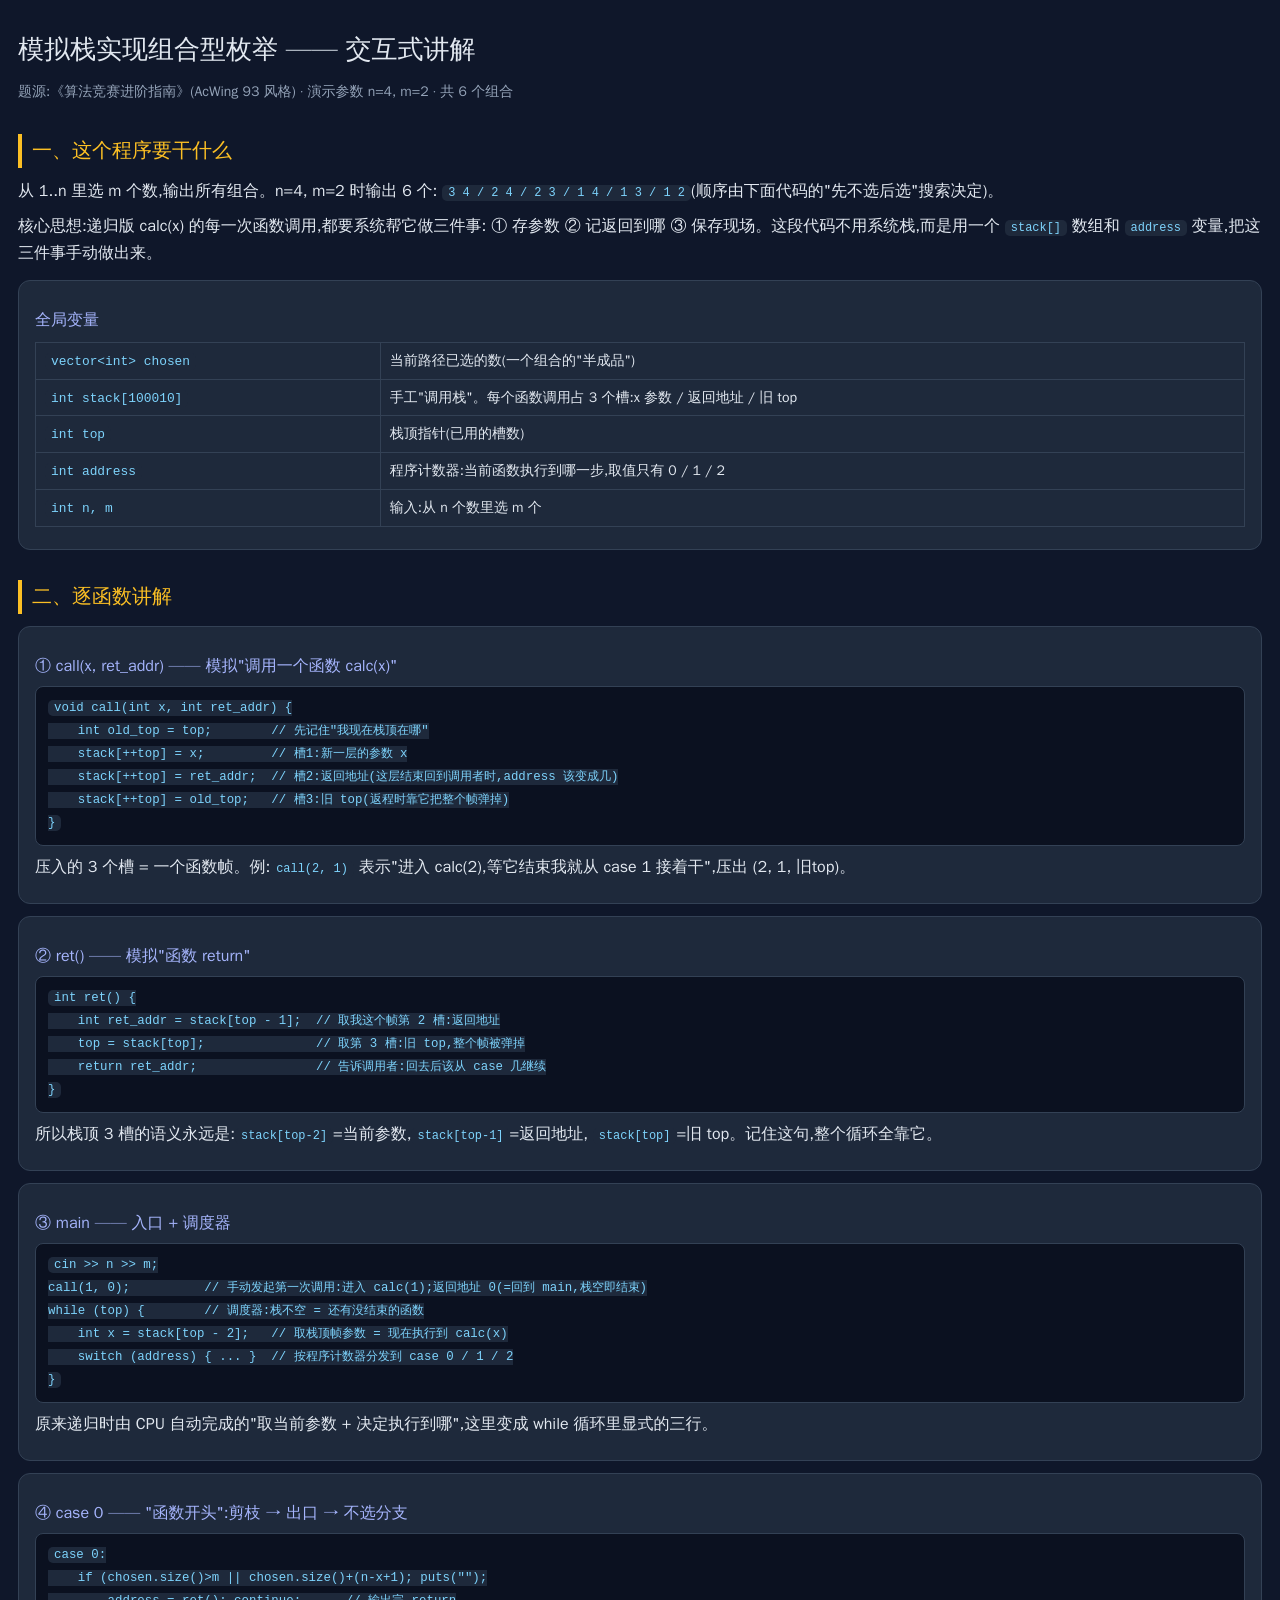
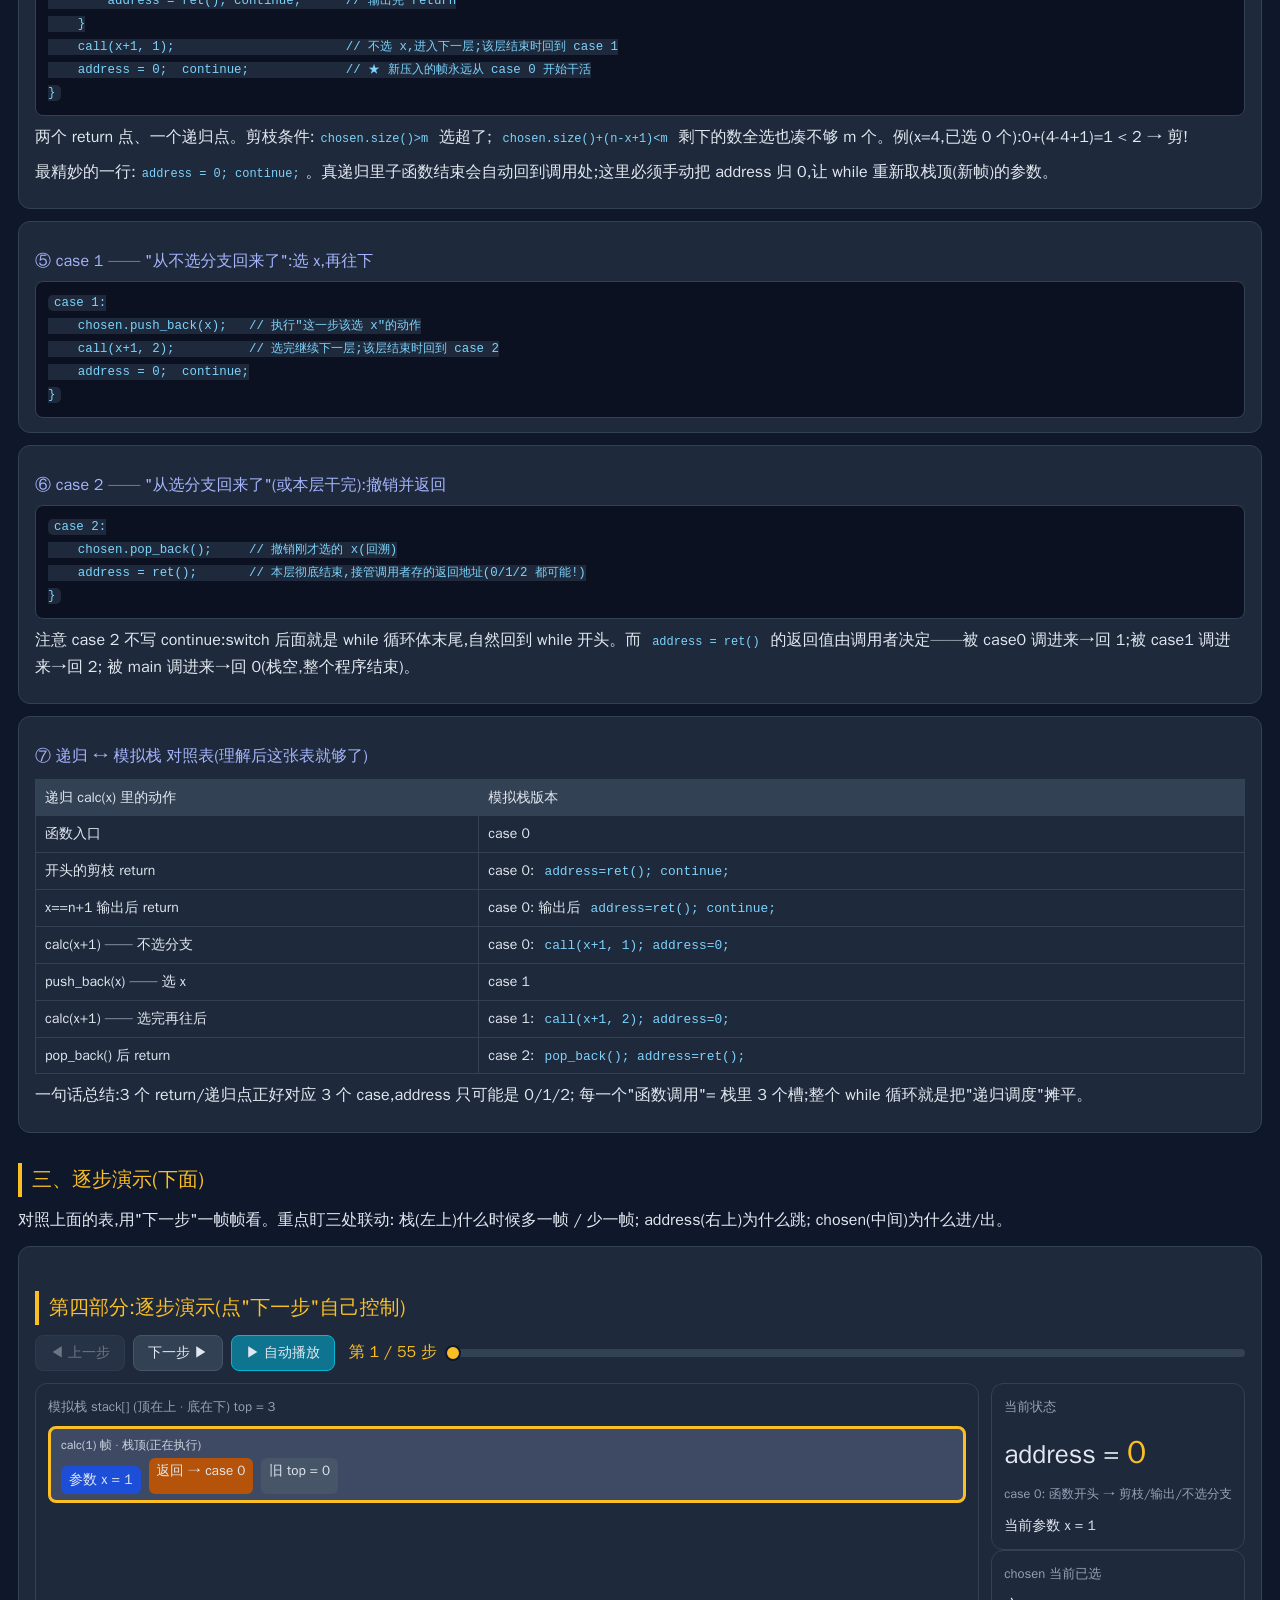
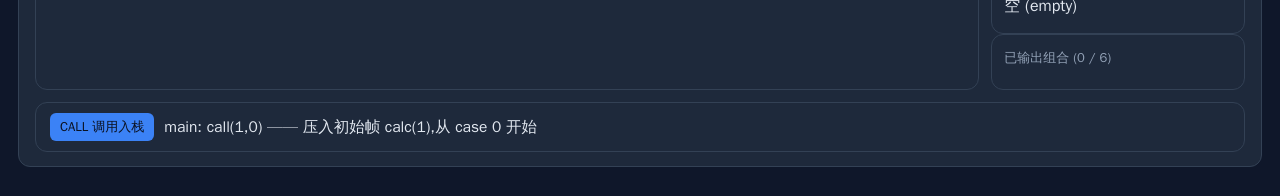
<file: static/recursion-stack-explainer/index.html>
<!DOCTYPE html>
<html lang="zh-CN">
<head>
<meta charset="utf-8">
<meta name="viewport" content="width=device-width, initial-scale=1">
<title>模拟栈实现组合型枚举 · 交互讲解</title>
<style>
* { box-sizing: border-box; margin: 0; padding: 0; }
body { background:#0f172a; color:#e2e8f0; font-family:"WenQuanYi Zen Hei","PingFang SC","Microsoft YaHei",sans-serif; padding:18px; line-height:1.7; }
h1 { font-size:26px; margin:10px 0 4px; }
.sub { color:#94a3b8; font-size:14px; margin-bottom:18px; }
h2 { font-size:20px; margin:30px 0 10px; color:#fbbf24; border-left:4px solid #fbbf24; padding-left:10px; }
h3 { font-size:16px; margin:12px 0 6px; color:#a5b4fc; }
p { margin:8px 0; }
code { background:#1e293b; padding:1px 6px; border-radius:5px; color:#7dd3fc; font-size:0.92em; }
.card { background:#1e293b; border:1px solid #334155; border-radius:12px; padding:14px 16px; margin:12px 0; }
pre { background:#0b1120; border:1px solid #334155; border-radius:8px; padding:10px 12px; overflow-x:auto; font-size:13.5px; color:#cbd5e1; }
table { border-collapse:collapse; width:100%; margin:8px 0; font-size:14px; }
td, th { border:1px solid #334155; padding:6px 9px; text-align:left; vertical-align:top; }
th { background:#334155; }
/* ---- 播放器 ---- */
.controls { display:flex; gap:8px; align-items:center; flex-wrap:wrap; margin-bottom:12px; }
button { background:#334155; color:#e2e8f0; border:1px solid #475569; border-radius:8px; padding:8px 14px; font-size:14px; cursor:pointer; }
button:hover { background:#475569; }
button:disabled { opacity:0.4; cursor:default; }
#btnPlay { background:#0e7490; border-color:#06b6d4; }
#progress { color:#fbbf24; font-weight:bold; margin-left:6px; }
#slider { flex:1; min-width:120px; -webkit-appearance:none; appearance:none; height:8px; border-radius:4px; background:#334155; outline:none; }
#slider::-webkit-slider-thumb { -webkit-appearance:none; appearance:none; width:16px; height:16px; border-radius:50%; background:#fbbf24; cursor:pointer; border:2px solid #0f172a; }
#slider::-moz-range-thumb { width:16px; height:16px; border-radius:50%; background:#fbbf24; cursor:pointer; border:2px solid #0f172a; }
.stage { display:flex; gap:12px; flex-wrap:wrap; }
.panel { background:#1e293b; border:1px solid #334155; border-radius:12px; padding:12px; flex:1; min-width:220px; }
.panel-title { color:#94a3b8; font-size:13px; margin-bottom:8px; }
#stackPanel { flex:2; min-width:300px; }
#stackBox { display:flex; flex-direction:column; gap:6px; }
.frame { background:#334155; border:2px solid #475569; border-radius:8px; padding:6px 10px; }
.frame.top { border:3px solid #fbbf24; background:#3e4a63; }
.fname { font-size:12px; color:#cbd5e1; margin-bottom:3px; font-weight:bold; }
.frow { display:flex; gap:8px; flex-wrap:wrap; font-size:13.5px; }
.fcell { padding:2px 8px; border-radius:6px; }
.fcell.x { background:#1d4ed8; }
.fcell.r { background:#b45309; }
.fcell.o { background:#475569; }
.addr { font-size:26px; } .addr b { color:#fbbf24; font-size:32px; }
.hint { color:#94a3b8; font-size:12.5px; margin-top:4px; }
.x { margin-top:8px; font-size:14px; }
.chip { display:inline-block; background:#16a34a; color:#fff; border-radius:8px; padding:3px 10px; margin:2px; font-size:15px; font-weight:bold; }
.outrow { font-size:14px; padding:2px 0; }
.outrow.fresh { color:#fbbf24; font-weight:bold; }
.empty { color:#64748b; }
.actionbar { margin-top:12px; display:flex; gap:10px; align-items:center; background:#1e293b; border:1px solid #334155; border-radius:12px; padding:10px 14px; }
.tag { color:#0b1120; font-weight:bold; border-radius:6px; padding:3px 10px; font-size:13px; white-space:nowrap; }
#actText { font-size:15.5px; }
</style>
</head>
<body>

<h1>模拟栈实现组合型枚举 —— 交互式讲解</h1>
<p class="sub">题源:《算法竞赛进阶指南》(AcWing 93 风格) · 演示参数 n=4, m=2 · 共 6 个组合</p>

<h2>一、这个程序要干什么</h2>
<p>从 1..n 里选 m 个数,输出<strong>所有组合</strong>。n=4, m=2 时输出 6 个:
<code>3 4 / 2 4 / 2 3 / 1 4 / 1 3 / 1 2</code>(顺序由下面代码的"先不选后选"搜索决定)。</p>
<p>核心思想:<strong>递归版 calc(x)</strong> 的每一次函数调用,都要系统帮它做三件事:
<strong>① 存参数 ② 记返回到哪 ③ 保存现场</strong>。这段代码不用系统栈,而是用一个
<code>stack[]</code> 数组和 <code>address</code> 变量,把这三件事<strong>手动做出来</strong>。</p>

<div class="card">
<h3>全局变量</h3>
<table>
<tr><td><code>vector&lt;int&gt; chosen</code></td><td>当前路径已选的数(一个组合的"半成品")</td></tr>
<tr><td><code>int stack[100010]</code></td><td>手工"调用栈"。每个函数调用占 <b>3 个槽</b>:x 参数 / 返回地址 / 旧 top</td></tr>
<tr><td><code>int top</code></td><td>栈顶指针(已用的槽数)</td></tr>
<tr><td><code>int address</code></td><td><b>程序计数器</b>:当前函数执行到哪一步,取值只有 0 / 1 / 2</td></tr>
<tr><td><code>int n, m</code></td><td>输入:从 n 个数里选 m 个</td></tr>
</table>
</div>

<h2>二、逐函数讲解</h2>

<div class="card">
<h3>① call(x, ret_addr) —— 模拟"调用一个函数 calc(x)"</h3>
<pre><code>void call(int x, int ret_addr) {
    int old_top = top;        // 先记住"我现在栈顶在哪"
    stack[++top] = x;         // 槽1:新一层的参数 x
    stack[++top] = ret_addr;  // 槽2:返回地址(这层结束回到调用者时,address 该变成几)
    stack[++top] = old_top;   // 槽3:旧 top(返程时靠它把整个帧弹掉)
}</code></pre>
<p>压入的 3 个槽 = 一个<b>函数帧</b>。例:<code>call(2, 1)</code> 表示"进入 calc(2),等它结束我就从 case 1 接着干",压出
<b>(2, 1, 旧top)</b>。</p>
</div>

<div class="card">
<h3>② ret() —— 模拟"函数 return"</h3>
<pre><code>int ret() {
    int ret_addr = stack[top - 1];  // 取我这个帧第 2 槽:返回地址
    top = stack[top];               // 取第 3 槽:旧 top,整个帧被弹掉
    return ret_addr;                // 告诉调用者:回去后该从 case 几继续
}</code></pre>
<p>所以<b>栈顶 3 槽的语义</b>永远是:<code>stack[top-2]</code>=当前参数,<code>stack[top-1]</code>=返回地址,
<code>stack[top]</code>=旧 top。记住这句,整个循环全靠它。</p>
</div>

<div class="card">
<h3>③ main —— 入口 + 调度器</h3>
<pre><code>cin >> n >> m;
call(1, 0);          // 手动发起第一次调用:进入 calc(1);返回地址 0(=回到 main,栈空即结束)
while (top) {        // 调度器:栈不空 = 还有没结束的函数
    int x = stack[top - 2];   // 取栈顶帧参数 = 现在执行到 calc(x)
    switch (address) { ... }  // 按程序计数器分发到 case 0 / 1 / 2
}</code></pre>
<p>原来递归时由 CPU 自动完成的"取当前参数 + 决定执行到哪",这里<b>变成 while 循环里显式的三行</b>。</p>
</div>

<div class="card">
<h3>④ case 0 —— "函数开头":剪枝 → 出口 → 不选分支</h3>
<pre><code>case 0:
    if (chosen.size()>m || chosen.size()+(n-x+1)<m) {
        address = ret(); continue;      // 剪枝:这层白进了,直接 return(对应递归函数开头的 if)
    }
    if (x == n + 1) {                   // 数都看完了,chosen 就是一个完整组合
        <输出 chosen>; puts("");
        address = ret(); continue;      // 输出完 return
    }
    call(x+1, 1);                       // 不选 x,进入下一层;该层结束时回到 case 1
    address = 0;  continue;             // ★ 新压入的帧永远从 case 0 开始干活
}</code></pre>
<p><b>两个 return 点、一个递归点</b>。剪枝条件:<code>chosen.size()&gt;m</code> 选超了;
<code>chosen.size()+(n-x+1)&lt;m</code> 剩下的数全选也凑不够 m 个。例(x=4,已选 0 个):0+(4-4+1)=1 &lt; 2 → 剪!</p>
<p><b>最精妙的一行</b>:<code>address = 0; continue;</code>。真递归里子函数结束会自动回到调用处;这里必须手动把
address 归 0,让 while 重新取栈顶(<b>新帧</b>)的参数。</p>
</div>

<div class="card">
<h3>⑤ case 1 —— "从不选分支回来了":选 x,再往下</h3>
<pre><code>case 1:
    chosen.push_back(x);   // 执行"这一步该选 x"的动作
    call(x+1, 2);          // 选完继续下一层;该层结束时回到 case 2
    address = 0;  continue;
}</code></pre>
</div>

<div class="card">
<h3>⑥ case 2 —— "从选分支回来了"(或本层干完):撤销并返回</h3>
<pre><code>case 2:
    chosen.pop_back();     // 撤销刚才选的 x(回溯)
    address = ret();       // 本层彻底结束,接管调用者存的返回地址(0/1/2 都可能!)
}</code></pre>
<p>注意 case 2 不写 continue:switch 后面就是 while 循环体末尾,自然回到 while 开头。而
<code>address = ret()</code> 的返回值<b>由调用者决定</b>——被 case0 调进来→回 1;被 case1 调进来→回 2;
被 main 调进来→回 0(栈空,整个程序结束)。</p>
</div>

<div class="card">
<h3>⑦ 递归 ↔ 模拟栈 对照表(理解后这张表就够了)</h3>
<table>
<tr><th>递归 calc(x) 里的动作</th><th>模拟栈版本</th></tr>
<tr><td>函数入口</td><td>case 0</td></tr>
<tr><td>开头的剪枝 return</td><td>case 0: <code>address=ret(); continue;</code></td></tr>
<tr><td>x==n+1 输出后 return</td><td>case 0: 输出后 <code>address=ret(); continue;</code></td></tr>
<tr><td>calc(x+1) —— 不选分支</td><td>case 0: <code>call(x+1, 1); address=0;</code></td></tr>
<tr><td>push_back(x) —— 选 x</td><td>case 1</td></tr>
<tr><td>calc(x+1) —— 选完再往后</td><td>case 1: <code>call(x+1, 2); address=0;</code></td></tr>
<tr><td>pop_back() 后 return</td><td>case 2: <code>pop_back(); address=ret();</code></td></tr>
</table>
<p><b>一句话总结</b>:3 个 return/递归点正好对应 3 个 case,address 只可能是 0/1/2;
每一个"函数调用"= 栈里 3 个槽;整个 while 循环就是把"递归调度"摊平。</p>
</div>

<h2>三、逐步演示(下面)</h2>
<p>对照上面的表,用"下一步"一帧帧看。重点盯三处联动:
<b>栈(左上)</b>什么时候多一帧 / 少一帧; <b>address(右上)</b>为什么跳; <b>chosen(中间)</b>为什么进/出。</p>


<div class="card" id="player">
<h2>第四部分:逐步演示(点"下一步"自己控制) </h2>
<div class="controls">
  <button id="btnPrev" onclick="step(-1)">◀ 上一步</button>
  <button id="btnNext" onclick="step(1)">下一步 ▶</button>
  <button id="btnPlay" onclick="togglePlay()">▶ 自动播放</button>
  <span id="progress">第 1 步</span>
  <input type="range" id="slider" min="0" value="0" oninput="jump(this.value)">
</div>

<div class="stage">
  <!-- 左:栈 -->
  <div class="panel" id="stackPanel">
    <div class="panel-title">模拟栈 stack[] (顶在上 · 底在下) <span id="topInfo"></span></div>
    <div id="stackBox"></div>
  </div>
  <!-- 右:状态 -->
  <div class="col">
    <div class="panel">
      <div class="panel-title">当前状态</div>
      <div id="addrBox" class="addr"></div>
      <div id="caseHint" class="hint"></div>
      <div id="xBox" class="x"></div>
    </div>
    <div class="panel">
      <div class="panel-title">chosen 当前已选</div>
      <div id="chosenBox"></div>
    </div>
    <div class="panel">
      <div class="panel-title">已输出组合 (<span id="outCount">0</span> / 6)</div>
      <div id="outBox"></div>
    </div>
  </div>
</div>

<div class="actionbar">
  <span id="kindTag" class="tag"></span>
  <span id="actText"></span>
</div>
</div>
<script>
// 步骤数据内嵌
const STEPS_DATA = [{"desc": "main: call(1,0) —— 压入初始帧 calc(1),从 case 0 开始", "kind": "call", "address": 0, "chosen": [], "outputs": [], "stack": [1, 0, 0], "top": 3, "x": 1, "extra": ""}, {"desc": "case 0 · 不选 1 → call(2,1) 压帧,新层从 case 0 开始", "kind": "call", "address": 0, "chosen": [], "outputs": [], "stack": [1, 0, 0, 2, 1, 3], "top": 6, "x": 2, "extra": ""}, {"desc": "case 0 · 不选 2 → call(3,1) 压帧,新层从 case 0 开始", "kind": "call", "address": 0, "chosen": [], "outputs": [], "stack": [1, 0, 0, 2, 1, 3, 3, 1, 6], "top": 9, "x": 3, "extra": ""}, {"desc": "case 0 · 不选 3 → call(4,1) 压帧,新层从 case 0 开始", "kind": "call", "address": 0, "chosen": [], "outputs": [], "stack": [1, 0, 0, 2, 1, 3, 3, 1, 6, 4, 1, 9], "top": 12, "x": 4, "extra": ""}, {"desc": "case 0 · 剪枝: x=4 这层白进了 → 弹栈,address=ret()=1", "kind": "prune", "address": 1, "chosen": [], "outputs": [], "stack": [1, 0, 0, 2, 1, 3, 3, 1, 6], "top": 9, "x": 3, "extra": ""}, {"desc": "case 1 · 选 3: chosen 加入 3 → call(4,2) 压帧", "kind": "push", "address": 0, "chosen": [3], "outputs": [], "stack": [1, 0, 0, 2, 1, 3, 3, 1, 6, 4, 2, 9], "top": 12, "x": 4, "extra": ""}, {"desc": "case 0 · 不选 4 → call(5,1) 压帧,新层从 case 0 开始", "kind": "call", "address": 0, "chosen": [3], "outputs": [], "stack": [1, 0, 0, 2, 1, 3, 3, 1, 6, 4, 2, 9, 5, 1, 12], "top": 15, "x": 5, "extra": ""}, {"desc": "case 0 · 剪枝: x=5 这层白进了 → 弹栈,address=ret()=1", "kind": "prune", "address": 1, "chosen": [3], "outputs": [], "stack": [1, 0, 0, 2, 1, 3, 3, 1, 6, 4, 2, 9], "top": 12, "x": 4, "extra": ""}, {"desc": "case 1 · 选 4: chosen 加入 4 → call(5,2) 压帧", "kind": "push", "address": 0, "chosen": [3, 4], "outputs": [], "stack": [1, 0, 0, 2, 1, 3, 3, 1, 6, 4, 2, 9, 5, 2, 12], "top": 15, "x": 5, "extra": ""}, {"desc": "case 0 · x=5=n+1 → 输出 [3, 4] → 弹栈,address=ret()=2", "kind": "output", "address": 2, "chosen": [3, 4], "outputs": [[3, 4]], "stack": [1, 0, 0, 2, 1, 3, 3, 1, 6, 4, 2, 9], "top": 12, "x": 4, "extra": ""}, {"desc": "case 2 · 撤销 4: chosen 移除 4 → 弹栈,address=ret()=2", "kind": "pop", "address": 2, "chosen": [3], "outputs": [[3, 4]], "stack": [1, 0, 0, 2, 1, 3, 3, 1, 6], "top": 9, "x": 3, "extra": ""}, {"desc": "case 2 · 撤销 3: chosen 移除 3 → 弹栈,address=ret()=1", "kind": "pop", "address": 1, "chosen": [], "outputs": [[3, 4]], "stack": [1, 0, 0, 2, 1, 3], "top": 6, "x": 2, "extra": ""}, {"desc": "case 1 · 选 2: chosen 加入 2 → call(3,2) 压帧", "kind": "push", "address": 0, "chosen": [2], "outputs": [[3, 4]], "stack": [1, 0, 0, 2, 1, 3, 3, 2, 6], "top": 9, "x": 3, "extra": ""}, {"desc": "case 0 · 不选 3 → call(4,1) 压帧,新层从 case 0 开始", "kind": "call", "address": 0, "chosen": [2], "outputs": [[3, 4]], "stack": [1, 0, 0, 2, 1, 3, 3, 2, 6, 4, 1, 9], "top": 12, "x": 4, "extra": ""}, {"desc": "case 0 · 不选 4 → call(5,1) 压帧,新层从 case 0 开始", "kind": "call", "address": 0, "chosen": [2], "outputs": [[3, 4]], "stack": [1, 0, 0, 2, 1, 3, 3, 2, 6, 4, 1, 9, 5, 1, 12], "top": 15, "x": 5, "extra": ""}, {"desc": "case 0 · 剪枝: x=5 这层白进了 → 弹栈,address=ret()=1", "kind": "prune", "address": 1, "chosen": [2], "outputs": [[3, 4]], "stack": [1, 0, 0, 2, 1, 3, 3, 2, 6, 4, 1, 9], "top": 12, "x": 4, "extra": ""}, {"desc": "case 1 · 选 4: chosen 加入 4 → call(5,2) 压帧", "kind": "push", "address": 0, "chosen": [2, 4], "outputs": [[3, 4]], "stack": [1, 0, 0, 2, 1, 3, 3, 2, 6, 4, 1, 9, 5, 2, 12], "top": 15, "x": 5, "extra": ""}, {"desc": "case 0 · x=5=n+1 → 输出 [2, 4] → 弹栈,address=ret()=2", "kind": "output", "address": 2, "chosen": [2, 4], "outputs": [[3, 4], [2, 4]], "stack": [1, 0, 0, 2, 1, 3, 3, 2, 6, 4, 1, 9], "top": 12, "x": 4, "extra": ""}, {"desc": "case 2 · 撤销 4: chosen 移除 4 → 弹栈,address=ret()=1", "kind": "pop", "address": 1, "chosen": [2], "outputs": [[3, 4], [2, 4]], "stack": [1, 0, 0, 2, 1, 3, 3, 2, 6], "top": 9, "x": 3, "extra": ""}, {"desc": "case 1 · 选 3: chosen 加入 3 → call(4,2) 压帧", "kind": "push", "address": 0, "chosen": [2, 3], "outputs": [[3, 4], [2, 4]], "stack": [1, 0, 0, 2, 1, 3, 3, 2, 6, 4, 2, 9], "top": 12, "x": 4, "extra": ""}, {"desc": "case 0 · 不选 4 → call(5,1) 压帧,新层从 case 0 开始", "kind": "call", "address": 0, "chosen": [2, 3], "outputs": [[3, 4], [2, 4]], "stack": [1, 0, 0, 2, 1, 3, 3, 2, 6, 4, 2, 9, 5, 1, 12], "top": 15, "x": 5, "extra": ""}, {"desc": "case 0 · x=5=n+1 → 输出 [2, 3] → 弹栈,address=ret()=1", "kind": "output", "address": 1, "chosen": [2, 3], "outputs": [[3, 4], [2, 4], [2, 3]], "stack": [1, 0, 0, 2, 1, 3, 3, 2, 6, 4, 2, 9], "top": 12, "x": 4, "extra": ""}, {"desc": "case 1 · 选 4: chosen 加入 4 → call(5,2) 压帧", "kind": "push", "address": 0, "chosen": [2, 3, 4], "outputs": [[3, 4], [2, 4], [2, 3]], "stack": [1, 0, 0, 2, 1, 3, 3, 2, 6, 4, 2, 9, 5, 2, 12], "top": 15, "x": 5, "extra": ""}, {"desc": "case 0 · 剪枝: x=5 这层白进了 → 弹栈,address=ret()=2", "kind": "prune", "address": 2, "chosen": [2, 3, 4], "outputs": [[3, 4], [2, 4], [2, 3]], "stack": [1, 0, 0, 2, 1, 3, 3, 2, 6, 4, 2, 9], "top": 12, "x": 4, "extra": ""}, {"desc": "case 2 · 撤销 4: chosen 移除 4 → 弹栈,address=ret()=2", "kind": "pop", "address": 2, "chosen": [2, 3], "outputs": [[3, 4], [2, 4], [2, 3]], "stack": [1, 0, 0, 2, 1, 3, 3, 2, 6], "top": 9, "x": 3, "extra": ""}, {"desc": "case 2 · 撤销 3: chosen 移除 3 → 弹栈,address=ret()=2", "kind": "pop", "address": 2, "chosen": [2], "outputs": [[3, 4], [2, 4], [2, 3]], "stack": [1, 0, 0, 2, 1, 3], "top": 6, "x": 2, "extra": ""}, {"desc": "case 2 · 撤销 2: chosen 移除 2 → 弹栈,address=ret()=1", "kind": "pop", "address": 1, "chosen": [], "outputs": [[3, 4], [2, 4], [2, 3]], "stack": [1, 0, 0], "top": 3, "x": 1, "extra": ""}, {"desc": "case 1 · 选 1: chosen 加入 1 → call(2,2) 压帧", "kind": "push", "address": 0, "chosen": [1], "outputs": [[3, 4], [2, 4], [2, 3]], "stack": [1, 0, 0, 2, 2, 3], "top": 6, "x": 2, "extra": ""}, {"desc": "case 0 · 不选 2 → call(3,1) 压帧,新层从 case 0 开始", "kind": "call", "address": 0, "chosen": [1], "outputs": [[3, 4], [2, 4], [2, 3]], "stack": [1, 0, 0, 2, 2, 3, 3, 1, 6], "top": 9, "x": 3, "extra": ""}, {"desc": "case 0 · 不选 3 → call(4,1) 压帧,新层从 case 0 开始", "kind": "call", "address": 0, "chosen": [1], "outputs": [[3, 4], [2, 4], [2, 3]], "stack": [1, 0, 0, 2, 2, 3, 3, 1, 6, 4, 1, 9], "top": 12, "x": 4, "extra": ""}, {"desc": "case 0 · 不选 4 → call(5,1) 压帧,新层从 case 0 开始", "kind": "call", "address": 0, "chosen": [1], "outputs": [[3, 4], [2, 4], [2, 3]], "stack": [1, 0, 0, 2, 2, 3, 3, 1, 6, 4, 1, 9, 5, 1, 12], "top": 15, "x": 5, "extra": ""}, {"desc": "case 0 · 剪枝: x=5 这层白进了 → 弹栈,address=ret()=1", "kind": "prune", "address": 1, "chosen": [1], "outputs": [[3, 4], [2, 4], [2, 3]], "stack": [1, 0, 0, 2, 2, 3, 3, 1, 6, 4, 1, 9], "top": 12, "x": 4, "extra": ""}, {"desc": "case 1 · 选 4: chosen 加入 4 → call(5,2) 压帧", "kind": "push", "address": 0, "chosen": [1, 4], "outputs": [[3, 4], [2, 4], [2, 3]], "stack": [1, 0, 0, 2, 2, 3, 3, 1, 6, 4, 1, 9, 5, 2, 12], "top": 15, "x": 5, "extra": ""}, {"desc": "case 0 · x=5=n+1 → 输出 [1, 4] → 弹栈,address=ret()=2", "kind": "output", "address": 2, "chosen": [1, 4], "outputs": [[3, 4], [2, 4], [2, 3], [1, 4]], "stack": [1, 0, 0, 2, 2, 3, 3, 1, 6, 4, 1, 9], "top": 12, "x": 4, "extra": ""}, {"desc": "case 2 · 撤销 4: chosen 移除 4 → 弹栈,address=ret()=1", "kind": "pop", "address": 1, "chosen": [1], "outputs": [[3, 4], [2, 4], [2, 3], [1, 4]], "stack": [1, 0, 0, 2, 2, 3, 3, 1, 6], "top": 9, "x": 3, "extra": ""}, {"desc": "case 1 · 选 3: chosen 加入 3 → call(4,2) 压帧", "kind": "push", "address": 0, "chosen": [1, 3], "outputs": [[3, 4], [2, 4], [2, 3], [1, 4]], "stack": [1, 0, 0, 2, 2, 3, 3, 1, 6, 4, 2, 9], "top": 12, "x": 4, "extra": ""}, {"desc": "case 0 · 不选 4 → call(5,1) 压帧,新层从 case 0 开始", "kind": "call", "address": 0, "chosen": [1, 3], "outputs": [[3, 4], [2, 4], [2, 3], [1, 4]], "stack": [1, 0, 0, 2, 2, 3, 3, 1, 6, 4, 2, 9, 5, 1, 12], "top": 15, "x": 5, "extra": ""}, {"desc": "case 0 · x=5=n+1 → 输出 [1, 3] → 弹栈,address=ret()=1", "kind": "output", "address": 1, "chosen": [1, 3], "outputs": [[3, 4], [2, 4], [2, 3], [1, 4], [1, 3]], "stack": [1, 0, 0, 2, 2, 3, 3, 1, 6, 4, 2, 9], "top": 12, "x": 4, "extra": ""}, {"desc": "case 1 · 选 4: chosen 加入 4 → call(5,2) 压帧", "kind": "push", "address": 0, "chosen": [1, 3, 4], "outputs": [[3, 4], [2, 4], [2, 3], [1, 4], [1, 3]], "stack": [1, 0, 0, 2, 2, 3, 3, 1, 6, 4, 2, 9, 5, 2, 12], "top": 15, "x": 5, "extra": ""}, {"desc": "case 0 · 剪枝: x=5 这层白进了 → 弹栈,address=ret()=2", "kind": "prune", "address": 2, "chosen": [1, 3, 4], "outputs": [[3, 4], [2, 4], [2, 3], [1, 4], [1, 3]], "stack": [1, 0, 0, 2, 2, 3, 3, 1, 6, 4, 2, 9], "top": 12, "x": 4, "extra": ""}, {"desc": "case 2 · 撤销 4: chosen 移除 4 → 弹栈,address=ret()=2", "kind": "pop", "address": 2, "chosen": [1, 3], "outputs": [[3, 4], [2, 4], [2, 3], [1, 4], [1, 3]], "stack": [1, 0, 0, 2, 2, 3, 3, 1, 6], "top": 9, "x": 3, "extra": ""}, {"desc": "case 2 · 撤销 3: chosen 移除 3 → 弹栈,address=ret()=1", "kind": "pop", "address": 1, "chosen": [1], "outputs": [[3, 4], [2, 4], [2, 3], [1, 4], [1, 3]], "stack": [1, 0, 0, 2, 2, 3], "top": 6, "x": 2, "extra": ""}, {"desc": "case 1 · 选 2: chosen 加入 2 → call(3,2) 压帧", "kind": "push", "address": 0, "chosen": [1, 2], "outputs": [[3, 4], [2, 4], [2, 3], [1, 4], [1, 3]], "stack": [1, 0, 0, 2, 2, 3, 3, 2, 6], "top": 9, "x": 3, "extra": ""}, {"desc": "case 0 · 不选 3 → call(4,1) 压帧,新层从 case 0 开始", "kind": "call", "address": 0, "chosen": [1, 2], "outputs": [[3, 4], [2, 4], [2, 3], [1, 4], [1, 3]], "stack": [1, 0, 0, 2, 2, 3, 3, 2, 6, 4, 1, 9], "top": 12, "x": 4, "extra": ""}, {"desc": "case 0 · 不选 4 → call(5,1) 压帧,新层从 case 0 开始", "kind": "call", "address": 0, "chosen": [1, 2], "outputs": [[3, 4], [2, 4], [2, 3], [1, 4], [1, 3]], "stack": [1, 0, 0, 2, 2, 3, 3, 2, 6, 4, 1, 9, 5, 1, 12], "top": 15, "x": 5, "extra": ""}, {"desc": "case 0 · x=5=n+1 → 输出 [1, 2] → 弹栈,address=ret()=1", "kind": "output", "address": 1, "chosen": [1, 2], "outputs": [[3, 4], [2, 4], [2, 3], [1, 4], [1, 3], [1, 2]], "stack": [1, 0, 0, 2, 2, 3, 3, 2, 6, 4, 1, 9], "top": 12, "x": 4, "extra": ""}, {"desc": "case 1 · 选 4: chosen 加入 4 → call(5,2) 压帧", "kind": "push", "address": 0, "chosen": [1, 2, 4], "outputs": [[3, 4], [2, 4], [2, 3], [1, 4], [1, 3], [1, 2]], "stack": [1, 0, 0, 2, 2, 3, 3, 2, 6, 4, 1, 9, 5, 2, 12], "top": 15, "x": 5, "extra": ""}, {"desc": "case 0 · 剪枝: x=5 这层白进了 → 弹栈,address=ret()=2", "kind": "prune", "address": 2, "chosen": [1, 2, 4], "outputs": [[3, 4], [2, 4], [2, 3], [1, 4], [1, 3], [1, 2]], "stack": [1, 0, 0, 2, 2, 3, 3, 2, 6, 4, 1, 9], "top": 12, "x": 4, "extra": ""}, {"desc": "case 2 · 撤销 4: chosen 移除 4 → 弹栈,address=ret()=1", "kind": "pop", "address": 1, "chosen": [1, 2], "outputs": [[3, 4], [2, 4], [2, 3], [1, 4], [1, 3], [1, 2]], "stack": [1, 0, 0, 2, 2, 3, 3, 2, 6], "top": 9, "x": 3, "extra": ""}, {"desc": "case 1 · 选 3: chosen 加入 3 → call(4,2) 压帧", "kind": "push", "address": 0, "chosen": [1, 2, 3], "outputs": [[3, 4], [2, 4], [2, 3], [1, 4], [1, 3], [1, 2]], "stack": [1, 0, 0, 2, 2, 3, 3, 2, 6, 4, 2, 9], "top": 12, "x": 4, "extra": ""}, {"desc": "case 0 · 剪枝: x=4 这层白进了 → 弹栈,address=ret()=2", "kind": "prune", "address": 2, "chosen": [1, 2, 3], "outputs": [[3, 4], [2, 4], [2, 3], [1, 4], [1, 3], [1, 2]], "stack": [1, 0, 0, 2, 2, 3, 3, 2, 6], "top": 9, "x": 3, "extra": ""}, {"desc": "case 2 · 撤销 3: chosen 移除 3 → 弹栈,address=ret()=2", "kind": "pop", "address": 2, "chosen": [1, 2], "outputs": [[3, 4], [2, 4], [2, 3], [1, 4], [1, 3], [1, 2]], "stack": [1, 0, 0, 2, 2, 3], "top": 6, "x": 2, "extra": ""}, {"desc": "case 2 · 撤销 2: chosen 移除 2 → 弹栈,address=ret()=2", "kind": "pop", "address": 2, "chosen": [1], "outputs": [[3, 4], [2, 4], [2, 3], [1, 4], [1, 3], [1, 2]], "stack": [1, 0, 0], "top": 3, "x": 1, "extra": ""}, {"desc": "case 2 · 撤销 1: chosen 移除 1 → 弹栈,address=ret()=0", "kind": "pop", "address": 0, "chosen": [], "outputs": [[3, 4], [2, 4], [2, 3], [1, 4], [1, 3], [1, 2]], "stack": [], "top": 0, "x": null, "extra": ""}, {"desc": "栈空,枚举结束!共输出 6 个组合", "kind": "done", "address": 0, "chosen": [], "outputs": [[3, 4], [2, 4], [2, 3], [1, 4], [1, 3], [1, 2]], "stack": [], "top": 0, "x": null, "extra": ""}];
const KIND_COLOR = {
  call:   ["#3b82f6", "CALL 调用入栈"],
  push:   ["#22c55e", "PUSH 选数"],
  pop:    ["#a855f7", "POP 回溯"],
  ret:    ["#f59e0b", "RET 返回"],
  prune:  ["#ef4444", "PRUNE 剪枝"],
  output: ["#fbbf24", "OUTPUT 输出"],
  done:   ["#22c55e", "DONE 完成"]
};
// 归一化 desc(x 标号从 N+1 显示为 n+1)
function niceDesc(d) {
  return d
    .replace(/x=n\+1/g, "x=n+1")
    .replace(/call\((\d+), (\d+)\)/g, "call($1, $2)")
    .replace(/chosen={(\d+)}>m/g, "chosen=$1>m");
}
let cur = 0;
document.getElementById("slider").max = STEPS_DATA.length - 1;

function framesOf(stackArr) {
  const f = [];
  for (let i = 0; i < stackArr.length; i += 3) f.push([stackArr[i], stackArr[i+1], stackArr[i+2]]);
  return f.reverse(); // 顶在上
}

function render() {
  const s = STEPS_DATA[cur];
  const [color, tag] = KIND_COLOR[s.kind] || ["#94a3b8", s.kind];
  // 动作条
  const tagEl = document.getElementById("kindTag");
  tagEl.textContent = tag;
  tagEl.style.background = color;
  document.getElementById("actText").textContent = niceDesc(s.desc);
  // 进度
  document.getElementById("progress").textContent = `第 ${cur+1} / ${STEPS_DATA.length} 步`;
  document.getElementById("slider").value = cur;
  // 栈
  const frames = framesOf(s.stack);
  const box = document.getElementById("stackBox");
  box.innerHTML = "";
  if (frames.length === 0) {
    box.innerHTML = '<div class="empty">栈空</div>';
  } else {
    frames.forEach((f, idx) => {
      const isTop = idx === 0; // 反转后第一个是栈顶
      const div = document.createElement("div");
      div.className = "frame" + (isTop ? " top" : "");
      div.innerHTML = `<div class="fname">calc(${f[0]}) 帧${isTop ? " · 栈顶(正在执行)" : ""}</div>
        <div class="frow"><span class="fcell x">参数 x = ${f[0]}</span><span class="fcell r">返回 → case ${f[1]}</span><span class="fcell o">旧 top = ${f[2]}</span></div>`;
      box.appendChild(div);
    });
  }
  document.getElementById("topInfo").textContent = "top = " + s.top;
  // 状态
  const av = s.address;
  document.getElementById("addrBox").innerHTML = `address = <b>${av}</b>`;
  const hints = {0: "case 0: 函数开头 → 剪枝/输出/不选分支", 1: "case 1: push_back(x) 选 x", 2: "case 2: pop_back() 撤销并返回"};
  document.getElementById("caseHint").textContent = hints[av] || "";
  document.getElementById("xBox").innerHTML = `当前参数 x = <b>${s.x}</b>`;
  // chosen
  const cb = document.getElementById("chosenBox");
  cb.innerHTML = "";
  if (s.chosen.length === 0) cb.textContent = "空 (empty)";
  else s.chosen.forEach(v => { const d = document.createElement("span"); d.className = "chip"; d.textContent = v; cb.appendChild(d); });
  // 输出
  document.getElementById("outCount").textContent = s.outputs.length;
  const ob = document.getElementById("outBox");
  ob.innerHTML = "";
  s.outputs.forEach((o, i) => {
    const d = document.createElement("div");
    const isNew = s.kind === "output" && i === s.outputs.length - 1;
    d.className = "outrow" + (isNew ? " fresh" : "");
    d.textContent = (i+1) + ".  " + o.join(" ");
    if (isNew) d.textContent += "  ◀ 刚输出";
    ob.appendChild(d);
  });
  document.getElementById("btnPrev").disabled = cur === 0;
  document.getElementById("btnNext").disabled = cur === STEPS_DATA.length - 1;
}

function step(d) {
  const n = cur + d;
  if (n < 0 || n >= STEPS_DATA.length) return;
  cur = n; render();
}
function jump(v) { cur = Number(v); render(); }

let timer = null;
function togglePlay() {
  const btn = document.getElementById("btnPlay");
  const played = btn.textContent.includes("暂停");
  if (played) { clearInterval(timer); timer = null; btn.textContent = "▶ 自动播放"; }
  else {
    btn.textContent = "⏸ 暂停";
    timer = setInterval(() => {
      if (cur >= STEPS_DATA.length - 1) { clearInterval(timer); timer = null; btn.textContent = "▶ 自动播放"; return; }
      step(1);
    }, 1300);
  }
}
document.addEventListener("keydown", e => {
  if (e.key === "ArrowRight") step(1);
  if (e.key === "ArrowLeft") step(-1);
});
render();
</script>

</body>
</html>
</file>
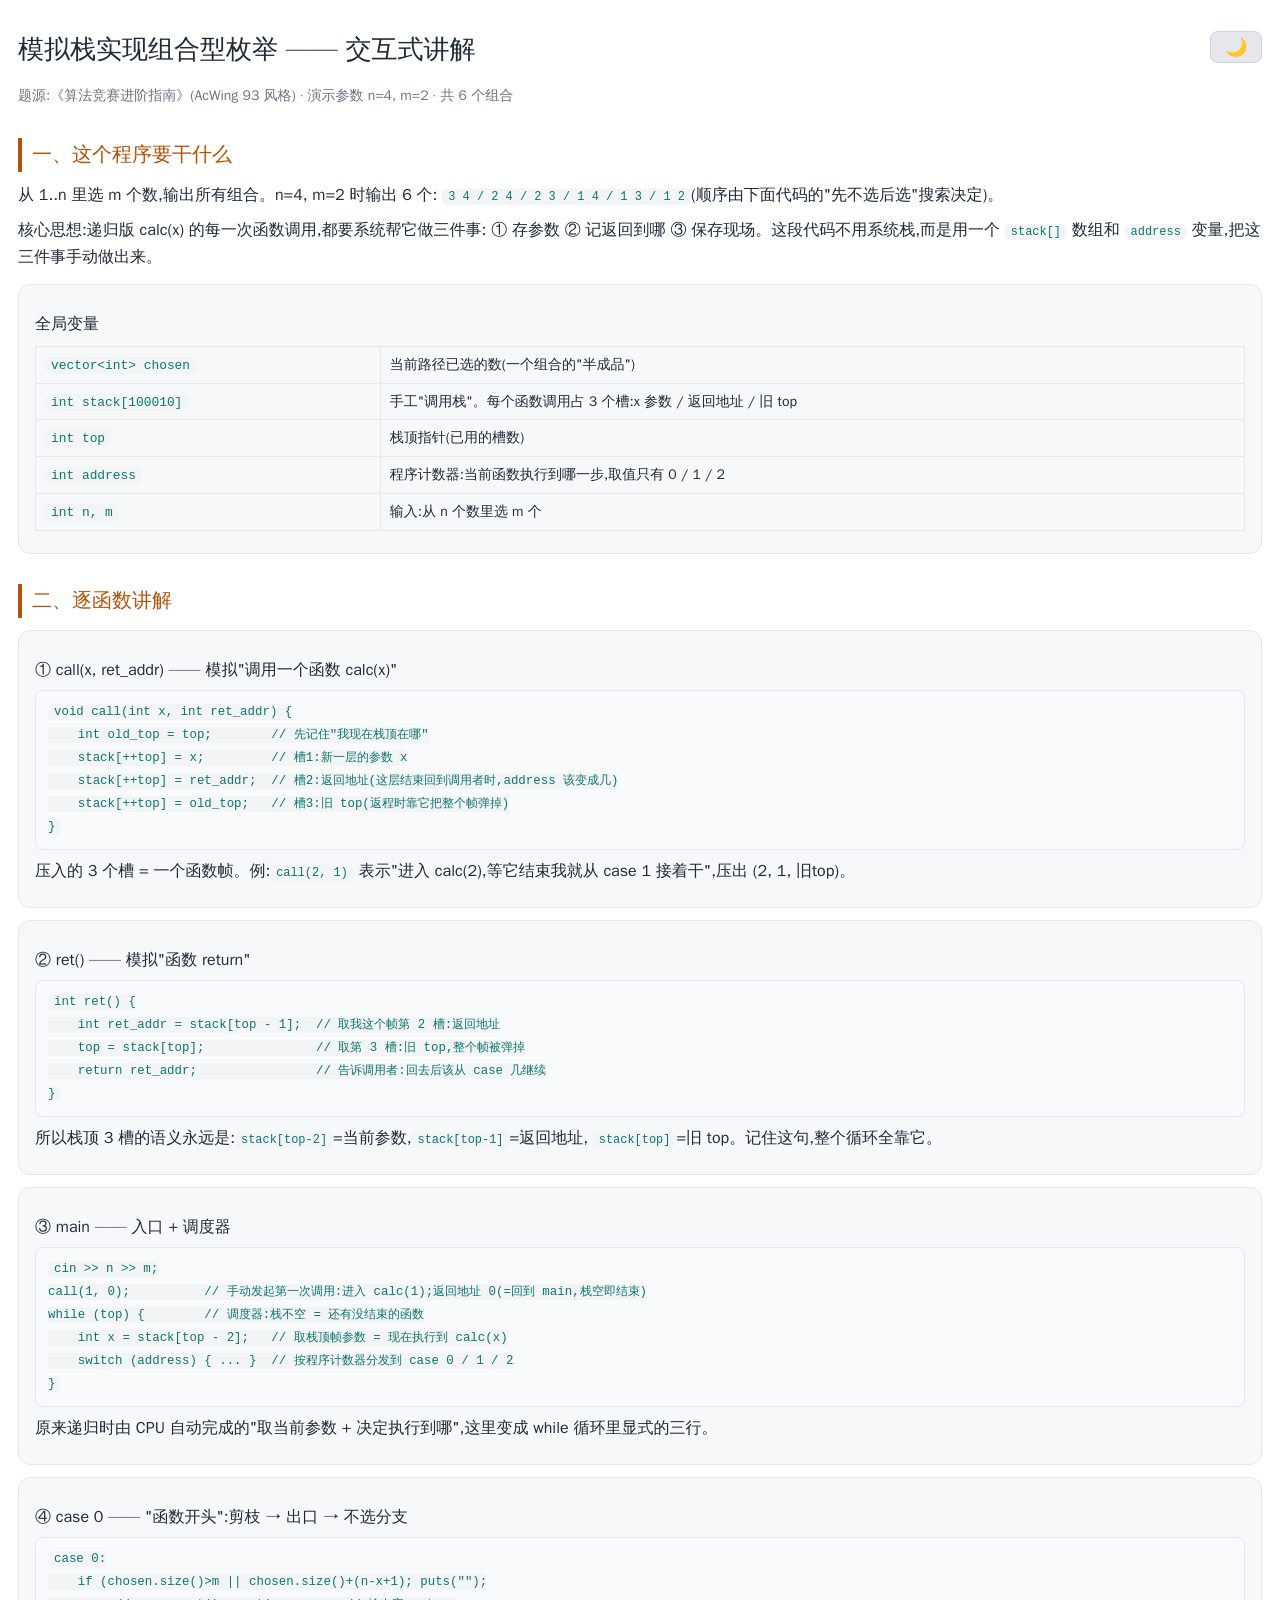
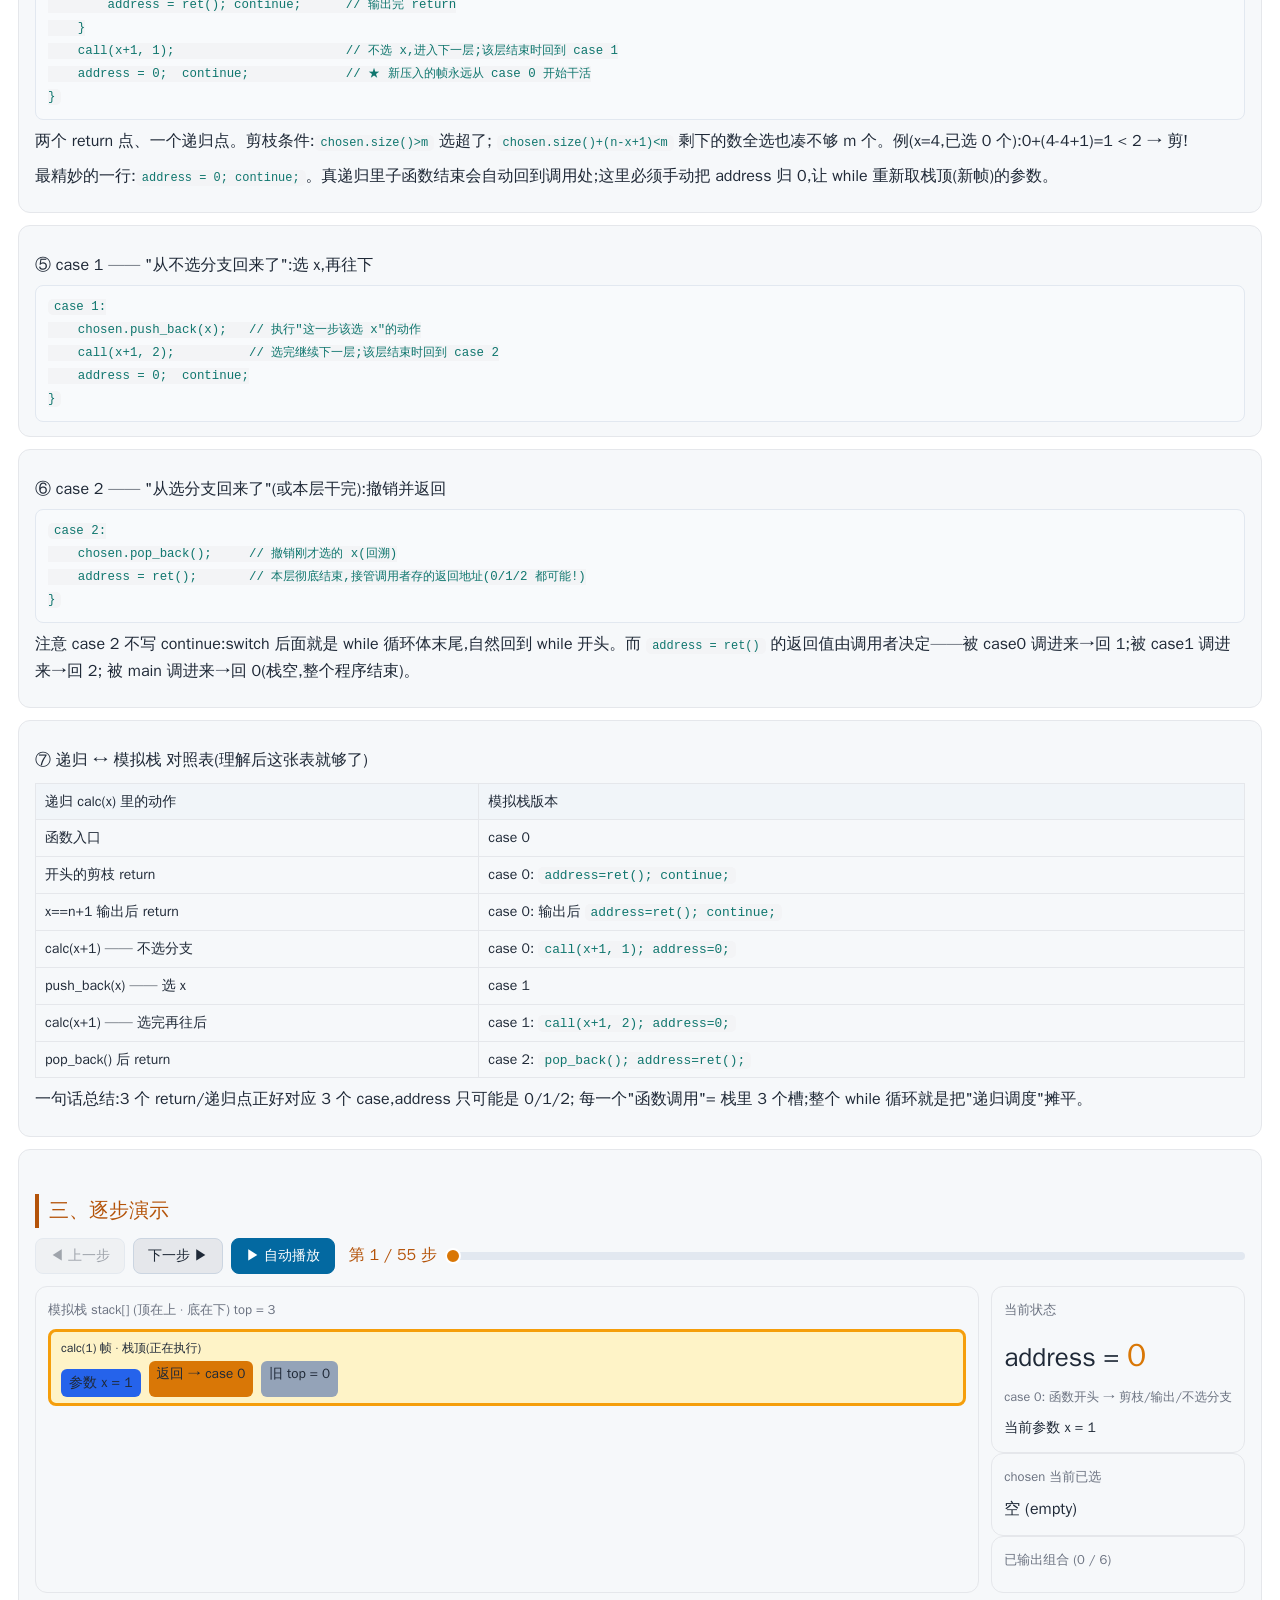
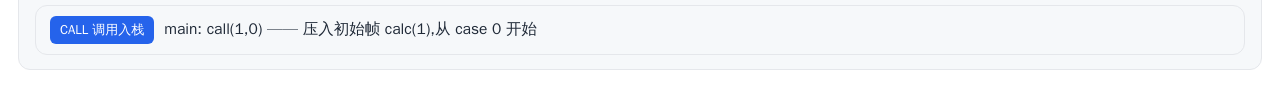
<file: assets/interactive/simulated-stack-recursion/index.html>
<!DOCTYPE html>
<html lang="zh-CN">
<head>
<meta charset="utf-8">
<meta name="viewport" content="width=device-width, initial-scale=1">
<title>模拟栈实现组合型枚举 · 交互讲解</title>
<script>
// 与 PaperMod 同步:读 localStorage["pref-theme"],无则跟随系统(prefers-color-scheme)
(function () {
  var t = localStorage.getItem("pref-theme");
  if (t === "dark" || t === "light") {
    document.documentElement.dataset.theme = t;
  } else if (window.matchMedia && window.matchMedia('(prefers-color-scheme: dark)').matches) {
    document.documentElement.dataset.theme = "dark";
  }
})();
</script>
<style>
:root {
  --bg:#ffffff; --text:#1f2937; --muted:#6b7280;
  --panel:#f6f8fa; --border:#e5e7eb;
  --frame:#f1f5f9; --frame-edge:#cbd5e1; --frame-top-bg:#fef3c7;
  --accent:#b45309; --accent-strong:#d97706;
  --pre-bg:#f8fafc; --pre-border:#e2e8f0;
  --code-bg:#f3f4f6; --code-text:#0f766e;
  --btn-bg:#e5e7eb; --btn-border:#cbd5e1; --btn-hover:#d1d5db;
  --thumb-bg:#d97706; --track:#e2e8f0; --table-th:#f1f5f9;
  --fresh:#b45309; --play:#0369a1;
}
html[data-theme="dark"] {
  /* 与 PaperMod dark 主题同步: --theme rgb(29,30,32) / --entry rgb(46,46,51) / --code-bg rgb(55,56,62) */
  --bg:#1d1e20; --text:#dadadb; --muted:#9b9c9d;
  --panel:#2e2e33; --border:#333333;
  --frame:#3a3b3e; --frame-edge:#4a4b4e; --frame-top-bg:#37383e;
  --accent:#fbbf24; --accent-strong:#f59e0b;
  --pre-bg:#26272b; --pre-border:#333333;
  --code-bg:#37383e; --code-text:#7dd3fc;
  --btn-bg:#37383e; --btn-border:#4a4b4e; --btn-hover:#44454a;
  --thumb-bg:#fbbf24; --track:#333333; --table-th:#37383e;
  --fresh:#fbbf24; --play:#0e7490;
}
* { box-sizing: border-box; margin: 0; padding: 0; }
body { background:var(--bg); color:var(--text); font-family:"WenQuanYi Zen Hei","PingFang SC","Microsoft YaHei",sans-serif; padding:18px; line-height:1.7; }
.topbar { display:flex; align-items:center; justify-content:space-between; gap:10px; flex-wrap:wrap; }
#themeBtn { font-size:18px; line-height:1; padding:6px 14px; }
h1 { font-size:26px; margin:10px 0 4px; }
.postmeta { color:var(--muted); font-size:13px; margin:2px 0 14px; }
.postmeta a { color:var(--accent); text-decoration:none; margin-right:8px; }
.postmeta a:hover { text-decoration:underline; }
.sub { color:var(--muted); font-size:14px; margin-bottom:18px; }
h2 { font-size:20px; margin:30px 0 10px; color:var(--accent); border-left:4px solid var(--accent); padding-left:10px; }
h3 { font-size:16px; margin:12px 0 6px; color:var(--text); }
p { margin:8px 0; }
code { background:var(--code-bg); padding:1px 6px; border-radius:5px; color:var(--code-text); font-size:0.92em; }
.card { background:var(--panel); border:1px solid var(--border); border-radius:12px; padding:14px 16px; margin:12px 0; }
pre { background:var(--pre-bg); border:1px solid var(--pre-border); border-radius:8px; padding:10px 12px; overflow-x:auto; font-size:13.5px; color:var(--text); }
table { border-collapse:collapse; width:100%; margin:8px 0; font-size:14px; }
td, th { border:1px solid var(--border); padding:6px 9px; text-align:left; vertical-align:top; }
th { background:var(--table-th); }
/* ---- 播放器 ---- */
.controls { display:flex; gap:8px; align-items:center; flex-wrap:wrap; margin-bottom:12px; }
button { background:var(--btn-bg); color:var(--text); border:1px solid var(--btn-border); border-radius:8px; padding:8px 14px; font-size:14px; cursor:pointer; }
button:hover { background:var(--btn-hover); }
button:disabled { opacity:0.4; cursor:default; }
#btnPlay { background:var(--play); border-color:var(--play); color:#fff; }
#progress { color:var(--accent); font-weight:bold; margin-left:6px; }
#slider { flex:1; min-width:120px; -webkit-appearance:none; appearance:none; height:8px; border-radius:4px; background:var(--track); outline:none; }
#slider::-webkit-slider-thumb { -webkit-appearance:none; appearance:none; width:16px; height:16px; border-radius:50%; background:var(--thumb-bg); cursor:pointer; border:2px solid var(--bg); }
#slider::-moz-range-thumb { width:16px; height:16px; border-radius:50%; background:var(--thumb-bg); cursor:pointer; border:2px solid var(--bg); }
.stage { display:flex; gap:12px; flex-wrap:wrap; }
.panel { background:var(--panel); border:1px solid var(--border); border-radius:12px; padding:12px; flex:1; min-width:220px; }
.panel-title { color:var(--muted); font-size:13px; margin-bottom:8px; }
#stackPanel { flex:2; min-width:300px; }
#stackBox { display:flex; flex-direction:column; gap:6px; }
.frame { background:var(--frame); border:2px solid var(--frame-edge); border-radius:8px; padding:6px 10px; }
.frame.top { border:3px solid #f59e0b; background:var(--frame-top-bg); }
.fname { font-size:12px; color:var(--text); margin-bottom:3px; font-weight:bold; }
.frow { display:flex; gap:8px; flex-wrap:wrap; font-size:13.5px; }
.fcell { padding:2px 8px; border-radius:6px; }
.fcell.x { background:#2563eb; }
.fcell.r { background:#d97706; }
.fcell.o { background:#94a3b8; }
.addr { font-size:26px; } .addr b { color:var(--thumb-bg); font-size:32px; }
.hint { color:var(--muted); font-size:12.5px; margin-top:4px; }
.x { margin-top:8px; font-size:14px; }
.chip { display:inline-block; background:#16a34a; color:#fff; border-radius:8px; padding:3px 10px; margin:2px; font-size:15px; font-weight:bold; }
.outrow { font-size:14px; padding:2px 0; }
.outrow.fresh { color:var(--fresh); font-weight:bold; }
.empty { color:var(--muted); }
.actionbar { margin-top:12px; display:flex; gap:10px; align-items:center; background:var(--panel); border:1px solid var(--border); border-radius:12px; padding:10px 14px; }
.tag { color:#ffffff; font-weight:bold; border-radius:6px; padding:3px 10px; font-size:13px; white-space:nowrap; }
#actText { font-size:15.5px; }
</style>
</head>
<body>

<div class="topbar">
<h1>模拟栈实现组合型枚举 —— 交互式讲解</h1>
<button id="themeBtn" onclick="toggleTheme()" title="切换浅色/深色"></button>
</div>
<!--POSTTAGS-->
<p class="sub">题源:《算法竞赛进阶指南》(AcWing 93 风格) · 演示参数 n=4, m=2 · 共 6 个组合</p>

<h2>一、这个程序要干什么</h2>
<p>从 1..n 里选 m 个数,输出<strong>所有组合</strong>。n=4, m=2 时输出 6 个:
<code>3 4 / 2 4 / 2 3 / 1 4 / 1 3 / 1 2</code>(顺序由下面代码的"先不选后选"搜索决定)。</p>
<p>核心思想:<strong>递归版 calc(x)</strong> 的每一次函数调用,都要系统帮它做三件事:
<strong>① 存参数 ② 记返回到哪 ③ 保存现场</strong>。这段代码不用系统栈,而是用一个
<code>stack[]</code> 数组和 <code>address</code> 变量,把这三件事<strong>手动做出来</strong>。</p>

<div class="card">
<h3>全局变量</h3>
<table>
<tr><td><code>vector&lt;int&gt; chosen</code></td><td>当前路径已选的数(一个组合的"半成品")</td></tr>
<tr><td><code>int stack[100010]</code></td><td>手工"调用栈"。每个函数调用占 <b>3 个槽</b>:x 参数 / 返回地址 / 旧 top</td></tr>
<tr><td><code>int top</code></td><td>栈顶指针(已用的槽数)</td></tr>
<tr><td><code>int address</code></td><td><b>程序计数器</b>:当前函数执行到哪一步,取值只有 0 / 1 / 2</td></tr>
<tr><td><code>int n, m</code></td><td>输入:从 n 个数里选 m 个</td></tr>
</table>
</div>

<h2>二、逐函数讲解</h2>

<div class="card">
<h3>① call(x, ret_addr) —— 模拟"调用一个函数 calc(x)"</h3>
<pre><code>void call(int x, int ret_addr) {
    int old_top = top;        // 先记住"我现在栈顶在哪"
    stack[++top] = x;         // 槽1:新一层的参数 x
    stack[++top] = ret_addr;  // 槽2:返回地址(这层结束回到调用者时,address 该变成几)
    stack[++top] = old_top;   // 槽3:旧 top(返程时靠它把整个帧弹掉)
}</code></pre>
<p>压入的 3 个槽 = 一个<b>函数帧</b>。例:<code>call(2, 1)</code> 表示"进入 calc(2),等它结束我就从 case 1 接着干",压出
<b>(2, 1, 旧top)</b>。</p>
</div>

<div class="card">
<h3>② ret() —— 模拟"函数 return"</h3>
<pre><code>int ret() {
    int ret_addr = stack[top - 1];  // 取我这个帧第 2 槽:返回地址
    top = stack[top];               // 取第 3 槽:旧 top,整个帧被弹掉
    return ret_addr;                // 告诉调用者:回去后该从 case 几继续
}</code></pre>
<p>所以<b>栈顶 3 槽的语义</b>永远是:<code>stack[top-2]</code>=当前参数,<code>stack[top-1]</code>=返回地址,
<code>stack[top]</code>=旧 top。记住这句,整个循环全靠它。</p>
</div>

<div class="card">
<h3>③ main —— 入口 + 调度器</h3>
<pre><code>cin >> n >> m;
call(1, 0);          // 手动发起第一次调用:进入 calc(1);返回地址 0(=回到 main,栈空即结束)
while (top) {        // 调度器:栈不空 = 还有没结束的函数
    int x = stack[top - 2];   // 取栈顶帧参数 = 现在执行到 calc(x)
    switch (address) { ... }  // 按程序计数器分发到 case 0 / 1 / 2
}</code></pre>
<p>原来递归时由 CPU 自动完成的"取当前参数 + 决定执行到哪",这里<b>变成 while 循环里显式的三行</b>。</p>
</div>

<div class="card">
<h3>④ case 0 —— "函数开头":剪枝 → 出口 → 不选分支</h3>
<pre><code>case 0:
    if (chosen.size()>m || chosen.size()+(n-x+1)<m) {
        address = ret(); continue;      // 剪枝:这层白进了,直接 return(对应递归函数开头的 if)
    }
    if (x == n + 1) {                   // 数都看完了,chosen 就是一个完整组合
        <输出 chosen>; puts("");
        address = ret(); continue;      // 输出完 return
    }
    call(x+1, 1);                       // 不选 x,进入下一层;该层结束时回到 case 1
    address = 0;  continue;             // ★ 新压入的帧永远从 case 0 开始干活
}</code></pre>
<p><b>两个 return 点、一个递归点</b>。剪枝条件:<code>chosen.size()&gt;m</code> 选超了;
<code>chosen.size()+(n-x+1)&lt;m</code> 剩下的数全选也凑不够 m 个。例(x=4,已选 0 个):0+(4-4+1)=1 &lt; 2 → 剪!</p>
<p><b>最精妙的一行</b>:<code>address = 0; continue;</code>。真递归里子函数结束会自动回到调用处;这里必须手动把
address 归 0,让 while 重新取栈顶(<b>新帧</b>)的参数。</p>
</div>

<div class="card">
<h3>⑤ case 1 —— "从不选分支回来了":选 x,再往下</h3>
<pre><code>case 1:
    chosen.push_back(x);   // 执行"这一步该选 x"的动作
    call(x+1, 2);          // 选完继续下一层;该层结束时回到 case 2
    address = 0;  continue;
}</code></pre>
</div>

<div class="card">
<h3>⑥ case 2 —— "从选分支回来了"(或本层干完):撤销并返回</h3>
<pre><code>case 2:
    chosen.pop_back();     // 撤销刚才选的 x(回溯)
    address = ret();       // 本层彻底结束,接管调用者存的返回地址(0/1/2 都可能!)
}</code></pre>
<p>注意 case 2 不写 continue:switch 后面就是 while 循环体末尾,自然回到 while 开头。而
<code>address = ret()</code> 的返回值<b>由调用者决定</b>——被 case0 调进来→回 1;被 case1 调进来→回 2;
被 main 调进来→回 0(栈空,整个程序结束)。</p>
</div>

<div class="card">
<h3>⑦ 递归 ↔ 模拟栈 对照表(理解后这张表就够了)</h3>
<table>
<tr><th>递归 calc(x) 里的动作</th><th>模拟栈版本</th></tr>
<tr><td>函数入口</td><td>case 0</td></tr>
<tr><td>开头的剪枝 return</td><td>case 0: <code>address=ret(); continue;</code></td></tr>
<tr><td>x==n+1 输出后 return</td><td>case 0: 输出后 <code>address=ret(); continue;</code></td></tr>
<tr><td>calc(x+1) —— 不选分支</td><td>case 0: <code>call(x+1, 1); address=0;</code></td></tr>
<tr><td>push_back(x) —— 选 x</td><td>case 1</td></tr>
<tr><td>calc(x+1) —— 选完再往后</td><td>case 1: <code>call(x+1, 2); address=0;</code></td></tr>
<tr><td>pop_back() 后 return</td><td>case 2: <code>pop_back(); address=ret();</code></td></tr>
</table>
<p><b>一句话总结</b>:3 个 return/递归点正好对应 3 个 case,address 只可能是 0/1/2;
每一个"函数调用"= 栈里 3 个槽;整个 while 循环就是把"递归调度"摊平。</p>
</div>



<div class="card" id="player">
<h2>三、逐步演示</h2>
<div class="controls">
  <button id="btnPrev" onclick="step(-1)">◀ 上一步</button>
  <button id="btnNext" onclick="step(1)">下一步 ▶</button>
  <button id="btnPlay" onclick="togglePlay()">▶ 自动播放</button>
  <span id="progress">第 1 步</span>
  <input type="range" id="slider" min="0" value="0" oninput="jump(this.value)">
</div>

<div class="stage">
  <!-- 左:栈 -->
  <div class="panel" id="stackPanel">
    <div class="panel-title">模拟栈 stack[] (顶在上 · 底在下) <span id="topInfo"></span></div>
    <div id="stackBox"></div>
  </div>
  <!-- 右:状态 -->
  <div class="col">
    <div class="panel">
      <div class="panel-title">当前状态</div>
      <div id="addrBox" class="addr"></div>
      <div id="caseHint" class="hint"></div>
      <div id="xBox" class="x"></div>
    </div>
    <div class="panel">
      <div class="panel-title">chosen 当前已选</div>
      <div id="chosenBox"></div>
    </div>
    <div class="panel">
      <div class="panel-title">已输出组合 (<span id="outCount">0</span> / 6)</div>
      <div id="outBox"></div>
    </div>
  </div>
</div>

<div class="actionbar">
  <span id="kindTag" class="tag"></span>
  <span id="actText"></span>
</div>
</div>
<script>
// 步骤数据内嵌
const STEPS_DATA = [{"desc": "main: call(1,0) —— 压入初始帧 calc(1),从 case 0 开始", "kind": "call", "address": 0, "chosen": [], "outputs": [], "stack": [1, 0, 0], "top": 3, "x": 1, "extra": ""}, {"desc": "case 0 · 不选 1 → call(2,1) 压帧,新层从 case 0 开始", "kind": "call", "address": 0, "chosen": [], "outputs": [], "stack": [1, 0, 0, 2, 1, 3], "top": 6, "x": 2, "extra": ""}, {"desc": "case 0 · 不选 2 → call(3,1) 压帧,新层从 case 0 开始", "kind": "call", "address": 0, "chosen": [], "outputs": [], "stack": [1, 0, 0, 2, 1, 3, 3, 1, 6], "top": 9, "x": 3, "extra": ""}, {"desc": "case 0 · 不选 3 → call(4,1) 压帧,新层从 case 0 开始", "kind": "call", "address": 0, "chosen": [], "outputs": [], "stack": [1, 0, 0, 2, 1, 3, 3, 1, 6, 4, 1, 9], "top": 12, "x": 4, "extra": ""}, {"desc": "case 0 · 剪枝: x=4 这层白进了 → 弹栈,address=ret()=1", "kind": "prune", "address": 1, "chosen": [], "outputs": [], "stack": [1, 0, 0, 2, 1, 3, 3, 1, 6], "top": 9, "x": 3, "extra": ""}, {"desc": "case 1 · 选 3: chosen 加入 3 → call(4,2) 压帧", "kind": "push", "address": 0, "chosen": [3], "outputs": [], "stack": [1, 0, 0, 2, 1, 3, 3, 1, 6, 4, 2, 9], "top": 12, "x": 4, "extra": ""}, {"desc": "case 0 · 不选 4 → call(5,1) 压帧,新层从 case 0 开始", "kind": "call", "address": 0, "chosen": [3], "outputs": [], "stack": [1, 0, 0, 2, 1, 3, 3, 1, 6, 4, 2, 9, 5, 1, 12], "top": 15, "x": 5, "extra": ""}, {"desc": "case 0 · 剪枝: x=5 这层白进了 → 弹栈,address=ret()=1", "kind": "prune", "address": 1, "chosen": [3], "outputs": [], "stack": [1, 0, 0, 2, 1, 3, 3, 1, 6, 4, 2, 9], "top": 12, "x": 4, "extra": ""}, {"desc": "case 1 · 选 4: chosen 加入 4 → call(5,2) 压帧", "kind": "push", "address": 0, "chosen": [3, 4], "outputs": [], "stack": [1, 0, 0, 2, 1, 3, 3, 1, 6, 4, 2, 9, 5, 2, 12], "top": 15, "x": 5, "extra": ""}, {"desc": "case 0 · x=5=n+1 → 输出 [3, 4] → 弹栈,address=ret()=2", "kind": "output", "address": 2, "chosen": [3, 4], "outputs": [[3, 4]], "stack": [1, 0, 0, 2, 1, 3, 3, 1, 6, 4, 2, 9], "top": 12, "x": 4, "extra": ""}, {"desc": "case 2 · 撤销 4: chosen 移除 4 → 弹栈,address=ret()=2", "kind": "pop", "address": 2, "chosen": [3], "outputs": [[3, 4]], "stack": [1, 0, 0, 2, 1, 3, 3, 1, 6], "top": 9, "x": 3, "extra": ""}, {"desc": "case 2 · 撤销 3: chosen 移除 3 → 弹栈,address=ret()=1", "kind": "pop", "address": 1, "chosen": [], "outputs": [[3, 4]], "stack": [1, 0, 0, 2, 1, 3], "top": 6, "x": 2, "extra": ""}, {"desc": "case 1 · 选 2: chosen 加入 2 → call(3,2) 压帧", "kind": "push", "address": 0, "chosen": [2], "outputs": [[3, 4]], "stack": [1, 0, 0, 2, 1, 3, 3, 2, 6], "top": 9, "x": 3, "extra": ""}, {"desc": "case 0 · 不选 3 → call(4,1) 压帧,新层从 case 0 开始", "kind": "call", "address": 0, "chosen": [2], "outputs": [[3, 4]], "stack": [1, 0, 0, 2, 1, 3, 3, 2, 6, 4, 1, 9], "top": 12, "x": 4, "extra": ""}, {"desc": "case 0 · 不选 4 → call(5,1) 压帧,新层从 case 0 开始", "kind": "call", "address": 0, "chosen": [2], "outputs": [[3, 4]], "stack": [1, 0, 0, 2, 1, 3, 3, 2, 6, 4, 1, 9, 5, 1, 12], "top": 15, "x": 5, "extra": ""}, {"desc": "case 0 · 剪枝: x=5 这层白进了 → 弹栈,address=ret()=1", "kind": "prune", "address": 1, "chosen": [2], "outputs": [[3, 4]], "stack": [1, 0, 0, 2, 1, 3, 3, 2, 6, 4, 1, 9], "top": 12, "x": 4, "extra": ""}, {"desc": "case 1 · 选 4: chosen 加入 4 → call(5,2) 压帧", "kind": "push", "address": 0, "chosen": [2, 4], "outputs": [[3, 4]], "stack": [1, 0, 0, 2, 1, 3, 3, 2, 6, 4, 1, 9, 5, 2, 12], "top": 15, "x": 5, "extra": ""}, {"desc": "case 0 · x=5=n+1 → 输出 [2, 4] → 弹栈,address=ret()=2", "kind": "output", "address": 2, "chosen": [2, 4], "outputs": [[3, 4], [2, 4]], "stack": [1, 0, 0, 2, 1, 3, 3, 2, 6, 4, 1, 9], "top": 12, "x": 4, "extra": ""}, {"desc": "case 2 · 撤销 4: chosen 移除 4 → 弹栈,address=ret()=1", "kind": "pop", "address": 1, "chosen": [2], "outputs": [[3, 4], [2, 4]], "stack": [1, 0, 0, 2, 1, 3, 3, 2, 6], "top": 9, "x": 3, "extra": ""}, {"desc": "case 1 · 选 3: chosen 加入 3 → call(4,2) 压帧", "kind": "push", "address": 0, "chosen": [2, 3], "outputs": [[3, 4], [2, 4]], "stack": [1, 0, 0, 2, 1, 3, 3, 2, 6, 4, 2, 9], "top": 12, "x": 4, "extra": ""}, {"desc": "case 0 · 不选 4 → call(5,1) 压帧,新层从 case 0 开始", "kind": "call", "address": 0, "chosen": [2, 3], "outputs": [[3, 4], [2, 4]], "stack": [1, 0, 0, 2, 1, 3, 3, 2, 6, 4, 2, 9, 5, 1, 12], "top": 15, "x": 5, "extra": ""}, {"desc": "case 0 · x=5=n+1 → 输出 [2, 3] → 弹栈,address=ret()=1", "kind": "output", "address": 1, "chosen": [2, 3], "outputs": [[3, 4], [2, 4], [2, 3]], "stack": [1, 0, 0, 2, 1, 3, 3, 2, 6, 4, 2, 9], "top": 12, "x": 4, "extra": ""}, {"desc": "case 1 · 选 4: chosen 加入 4 → call(5,2) 压帧", "kind": "push", "address": 0, "chosen": [2, 3, 4], "outputs": [[3, 4], [2, 4], [2, 3]], "stack": [1, 0, 0, 2, 1, 3, 3, 2, 6, 4, 2, 9, 5, 2, 12], "top": 15, "x": 5, "extra": ""}, {"desc": "case 0 · 剪枝: x=5 这层白进了 → 弹栈,address=ret()=2", "kind": "prune", "address": 2, "chosen": [2, 3, 4], "outputs": [[3, 4], [2, 4], [2, 3]], "stack": [1, 0, 0, 2, 1, 3, 3, 2, 6, 4, 2, 9], "top": 12, "x": 4, "extra": ""}, {"desc": "case 2 · 撤销 4: chosen 移除 4 → 弹栈,address=ret()=2", "kind": "pop", "address": 2, "chosen": [2, 3], "outputs": [[3, 4], [2, 4], [2, 3]], "stack": [1, 0, 0, 2, 1, 3, 3, 2, 6], "top": 9, "x": 3, "extra": ""}, {"desc": "case 2 · 撤销 3: chosen 移除 3 → 弹栈,address=ret()=2", "kind": "pop", "address": 2, "chosen": [2], "outputs": [[3, 4], [2, 4], [2, 3]], "stack": [1, 0, 0, 2, 1, 3], "top": 6, "x": 2, "extra": ""}, {"desc": "case 2 · 撤销 2: chosen 移除 2 → 弹栈,address=ret()=1", "kind": "pop", "address": 1, "chosen": [], "outputs": [[3, 4], [2, 4], [2, 3]], "stack": [1, 0, 0], "top": 3, "x": 1, "extra": ""}, {"desc": "case 1 · 选 1: chosen 加入 1 → call(2,2) 压帧", "kind": "push", "address": 0, "chosen": [1], "outputs": [[3, 4], [2, 4], [2, 3]], "stack": [1, 0, 0, 2, 2, 3], "top": 6, "x": 2, "extra": ""}, {"desc": "case 0 · 不选 2 → call(3,1) 压帧,新层从 case 0 开始", "kind": "call", "address": 0, "chosen": [1], "outputs": [[3, 4], [2, 4], [2, 3]], "stack": [1, 0, 0, 2, 2, 3, 3, 1, 6], "top": 9, "x": 3, "extra": ""}, {"desc": "case 0 · 不选 3 → call(4,1) 压帧,新层从 case 0 开始", "kind": "call", "address": 0, "chosen": [1], "outputs": [[3, 4], [2, 4], [2, 3]], "stack": [1, 0, 0, 2, 2, 3, 3, 1, 6, 4, 1, 9], "top": 12, "x": 4, "extra": ""}, {"desc": "case 0 · 不选 4 → call(5,1) 压帧,新层从 case 0 开始", "kind": "call", "address": 0, "chosen": [1], "outputs": [[3, 4], [2, 4], [2, 3]], "stack": [1, 0, 0, 2, 2, 3, 3, 1, 6, 4, 1, 9, 5, 1, 12], "top": 15, "x": 5, "extra": ""}, {"desc": "case 0 · 剪枝: x=5 这层白进了 → 弹栈,address=ret()=1", "kind": "prune", "address": 1, "chosen": [1], "outputs": [[3, 4], [2, 4], [2, 3]], "stack": [1, 0, 0, 2, 2, 3, 3, 1, 6, 4, 1, 9], "top": 12, "x": 4, "extra": ""}, {"desc": "case 1 · 选 4: chosen 加入 4 → call(5,2) 压帧", "kind": "push", "address": 0, "chosen": [1, 4], "outputs": [[3, 4], [2, 4], [2, 3]], "stack": [1, 0, 0, 2, 2, 3, 3, 1, 6, 4, 1, 9, 5, 2, 12], "top": 15, "x": 5, "extra": ""}, {"desc": "case 0 · x=5=n+1 → 输出 [1, 4] → 弹栈,address=ret()=2", "kind": "output", "address": 2, "chosen": [1, 4], "outputs": [[3, 4], [2, 4], [2, 3], [1, 4]], "stack": [1, 0, 0, 2, 2, 3, 3, 1, 6, 4, 1, 9], "top": 12, "x": 4, "extra": ""}, {"desc": "case 2 · 撤销 4: chosen 移除 4 → 弹栈,address=ret()=1", "kind": "pop", "address": 1, "chosen": [1], "outputs": [[3, 4], [2, 4], [2, 3], [1, 4]], "stack": [1, 0, 0, 2, 2, 3, 3, 1, 6], "top": 9, "x": 3, "extra": ""}, {"desc": "case 1 · 选 3: chosen 加入 3 → call(4,2) 压帧", "kind": "push", "address": 0, "chosen": [1, 3], "outputs": [[3, 4], [2, 4], [2, 3], [1, 4]], "stack": [1, 0, 0, 2, 2, 3, 3, 1, 6, 4, 2, 9], "top": 12, "x": 4, "extra": ""}, {"desc": "case 0 · 不选 4 → call(5,1) 压帧,新层从 case 0 开始", "kind": "call", "address": 0, "chosen": [1, 3], "outputs": [[3, 4], [2, 4], [2, 3], [1, 4]], "stack": [1, 0, 0, 2, 2, 3, 3, 1, 6, 4, 2, 9, 5, 1, 12], "top": 15, "x": 5, "extra": ""}, {"desc": "case 0 · x=5=n+1 → 输出 [1, 3] → 弹栈,address=ret()=1", "kind": "output", "address": 1, "chosen": [1, 3], "outputs": [[3, 4], [2, 4], [2, 3], [1, 4], [1, 3]], "stack": [1, 0, 0, 2, 2, 3, 3, 1, 6, 4, 2, 9], "top": 12, "x": 4, "extra": ""}, {"desc": "case 1 · 选 4: chosen 加入 4 → call(5,2) 压帧", "kind": "push", "address": 0, "chosen": [1, 3, 4], "outputs": [[3, 4], [2, 4], [2, 3], [1, 4], [1, 3]], "stack": [1, 0, 0, 2, 2, 3, 3, 1, 6, 4, 2, 9, 5, 2, 12], "top": 15, "x": 5, "extra": ""}, {"desc": "case 0 · 剪枝: x=5 这层白进了 → 弹栈,address=ret()=2", "kind": "prune", "address": 2, "chosen": [1, 3, 4], "outputs": [[3, 4], [2, 4], [2, 3], [1, 4], [1, 3]], "stack": [1, 0, 0, 2, 2, 3, 3, 1, 6, 4, 2, 9], "top": 12, "x": 4, "extra": ""}, {"desc": "case 2 · 撤销 4: chosen 移除 4 → 弹栈,address=ret()=2", "kind": "pop", "address": 2, "chosen": [1, 3], "outputs": [[3, 4], [2, 4], [2, 3], [1, 4], [1, 3]], "stack": [1, 0, 0, 2, 2, 3, 3, 1, 6], "top": 9, "x": 3, "extra": ""}, {"desc": "case 2 · 撤销 3: chosen 移除 3 → 弹栈,address=ret()=1", "kind": "pop", "address": 1, "chosen": [1], "outputs": [[3, 4], [2, 4], [2, 3], [1, 4], [1, 3]], "stack": [1, 0, 0, 2, 2, 3], "top": 6, "x": 2, "extra": ""}, {"desc": "case 1 · 选 2: chosen 加入 2 → call(3,2) 压帧", "kind": "push", "address": 0, "chosen": [1, 2], "outputs": [[3, 4], [2, 4], [2, 3], [1, 4], [1, 3]], "stack": [1, 0, 0, 2, 2, 3, 3, 2, 6], "top": 9, "x": 3, "extra": ""}, {"desc": "case 0 · 不选 3 → call(4,1) 压帧,新层从 case 0 开始", "kind": "call", "address": 0, "chosen": [1, 2], "outputs": [[3, 4], [2, 4], [2, 3], [1, 4], [1, 3]], "stack": [1, 0, 0, 2, 2, 3, 3, 2, 6, 4, 1, 9], "top": 12, "x": 4, "extra": ""}, {"desc": "case 0 · 不选 4 → call(5,1) 压帧,新层从 case 0 开始", "kind": "call", "address": 0, "chosen": [1, 2], "outputs": [[3, 4], [2, 4], [2, 3], [1, 4], [1, 3]], "stack": [1, 0, 0, 2, 2, 3, 3, 2, 6, 4, 1, 9, 5, 1, 12], "top": 15, "x": 5, "extra": ""}, {"desc": "case 0 · x=5=n+1 → 输出 [1, 2] → 弹栈,address=ret()=1", "kind": "output", "address": 1, "chosen": [1, 2], "outputs": [[3, 4], [2, 4], [2, 3], [1, 4], [1, 3], [1, 2]], "stack": [1, 0, 0, 2, 2, 3, 3, 2, 6, 4, 1, 9], "top": 12, "x": 4, "extra": ""}, {"desc": "case 1 · 选 4: chosen 加入 4 → call(5,2) 压帧", "kind": "push", "address": 0, "chosen": [1, 2, 4], "outputs": [[3, 4], [2, 4], [2, 3], [1, 4], [1, 3], [1, 2]], "stack": [1, 0, 0, 2, 2, 3, 3, 2, 6, 4, 1, 9, 5, 2, 12], "top": 15, "x": 5, "extra": ""}, {"desc": "case 0 · 剪枝: x=5 这层白进了 → 弹栈,address=ret()=2", "kind": "prune", "address": 2, "chosen": [1, 2, 4], "outputs": [[3, 4], [2, 4], [2, 3], [1, 4], [1, 3], [1, 2]], "stack": [1, 0, 0, 2, 2, 3, 3, 2, 6, 4, 1, 9], "top": 12, "x": 4, "extra": ""}, {"desc": "case 2 · 撤销 4: chosen 移除 4 → 弹栈,address=ret()=1", "kind": "pop", "address": 1, "chosen": [1, 2], "outputs": [[3, 4], [2, 4], [2, 3], [1, 4], [1, 3], [1, 2]], "stack": [1, 0, 0, 2, 2, 3, 3, 2, 6], "top": 9, "x": 3, "extra": ""}, {"desc": "case 1 · 选 3: chosen 加入 3 → call(4,2) 压帧", "kind": "push", "address": 0, "chosen": [1, 2, 3], "outputs": [[3, 4], [2, 4], [2, 3], [1, 4], [1, 3], [1, 2]], "stack": [1, 0, 0, 2, 2, 3, 3, 2, 6, 4, 2, 9], "top": 12, "x": 4, "extra": ""}, {"desc": "case 0 · 剪枝: x=4 这层白进了 → 弹栈,address=ret()=2", "kind": "prune", "address": 2, "chosen": [1, 2, 3], "outputs": [[3, 4], [2, 4], [2, 3], [1, 4], [1, 3], [1, 2]], "stack": [1, 0, 0, 2, 2, 3, 3, 2, 6], "top": 9, "x": 3, "extra": ""}, {"desc": "case 2 · 撤销 3: chosen 移除 3 → 弹栈,address=ret()=2", "kind": "pop", "address": 2, "chosen": [1, 2], "outputs": [[3, 4], [2, 4], [2, 3], [1, 4], [1, 3], [1, 2]], "stack": [1, 0, 0, 2, 2, 3], "top": 6, "x": 2, "extra": ""}, {"desc": "case 2 · 撤销 2: chosen 移除 2 → 弹栈,address=ret()=2", "kind": "pop", "address": 2, "chosen": [1], "outputs": [[3, 4], [2, 4], [2, 3], [1, 4], [1, 3], [1, 2]], "stack": [1, 0, 0], "top": 3, "x": 1, "extra": ""}, {"desc": "case 2 · 撤销 1: chosen 移除 1 → 弹栈,address=ret()=0", "kind": "pop", "address": 0, "chosen": [], "outputs": [[3, 4], [2, 4], [2, 3], [1, 4], [1, 3], [1, 2]], "stack": [], "top": 0, "x": null, "extra": ""}, {"desc": "栈空,枚举结束!共输出 6 个组合", "kind": "done", "address": 0, "chosen": [], "outputs": [[3, 4], [2, 4], [2, 3], [1, 4], [1, 3], [1, 2]], "stack": [], "top": 0, "x": null, "extra": ""}];
const KIND_COLOR = {
  call:   ["#2563eb", "CALL 调用入栈"],
  push:   ["#16a34a", "PUSH 选数"],
  pop:    ["#7c3aed", "POP 回溯"],
  ret:    ["#d97706", "RET 返回"],
  prune:  ["#dc2626", "PRUNE 剪枝"],
  output: ["#b45309", "OUTPUT 输出"],
  done:   ["#16a34a", "DONE 完成"]
};
// 归一化 desc(x 标号从 N+1 显示为 n+1)
function niceDesc(d) {
  return d
    .replace(/x=n\+1/g, "x=n+1")
    .replace(/call\((\d+), (\d+)\)/g, "call($1, $2)")
    .replace(/chosen={(\d+)}>m/g, "chosen=$1>m");
}
let cur = 0;
document.getElementById("slider").max = STEPS_DATA.length - 1;

function framesOf(stackArr) {
  const f = [];
  for (let i = 0; i < stackArr.length; i += 3) f.push([stackArr[i], stackArr[i+1], stackArr[i+2]]);
  return f.reverse(); // 顶在上
}

function render() {
  const s = STEPS_DATA[cur];
  const [color, tag] = KIND_COLOR[s.kind] || ["#94a3b8", s.kind];
  // 动作条
  const tagEl = document.getElementById("kindTag");
  tagEl.textContent = tag;
  tagEl.style.background = color;
  document.getElementById("actText").textContent = niceDesc(s.desc);
  // 进度
  document.getElementById("progress").textContent = `第 ${cur+1} / ${STEPS_DATA.length} 步`;
  document.getElementById("slider").value = cur;
  // 栈
  const frames = framesOf(s.stack);
  const box = document.getElementById("stackBox");
  box.innerHTML = "";
  if (frames.length === 0) {
    box.innerHTML = '<div class="empty">栈空</div>';
  } else {
    frames.forEach((f, idx) => {
      const isTop = idx === 0; // 反转后第一个是栈顶
      const div = document.createElement("div");
      div.className = "frame" + (isTop ? " top" : "");
      div.innerHTML = `<div class="fname">calc(${f[0]}) 帧${isTop ? " · 栈顶(正在执行)" : ""}</div>
        <div class="frow"><span class="fcell x">参数 x = ${f[0]}</span><span class="fcell r">返回 → case ${f[1]}</span><span class="fcell o">旧 top = ${f[2]}</span></div>`;
      box.appendChild(div);
    });
  }
  document.getElementById("topInfo").textContent = "top = " + s.top;
  // 状态
  const av = s.address;
  document.getElementById("addrBox").innerHTML = `address = <b>${av}</b>`;
  const hints = {0: "case 0: 函数开头 → 剪枝/输出/不选分支", 1: "case 1: push_back(x) 选 x", 2: "case 2: pop_back() 撤销并返回"};
  document.getElementById("caseHint").textContent = hints[av] || "";
  document.getElementById("xBox").innerHTML = `当前参数 x = <b>${s.x}</b>`;
  // chosen
  const cb = document.getElementById("chosenBox");
  cb.innerHTML = "";
  if (s.chosen.length === 0) cb.textContent = "空 (empty)";
  else s.chosen.forEach(v => { const d = document.createElement("span"); d.className = "chip"; d.textContent = v; cb.appendChild(d); });
  // 输出
  document.getElementById("outCount").textContent = s.outputs.length;
  const ob = document.getElementById("outBox");
  ob.innerHTML = "";
  s.outputs.forEach((o, i) => {
    const d = document.createElement("div");
    const isNew = s.kind === "output" && i === s.outputs.length - 1;
    d.className = "outrow" + (isNew ? " fresh" : "");
    d.textContent = (i+1) + ".  " + o.join(" ");
    if (isNew) d.textContent += "  ◀ 刚输出";
    ob.appendChild(d);
  });
  document.getElementById("btnPrev").disabled = cur === 0;
  document.getElementById("btnNext").disabled = cur === STEPS_DATA.length - 1;
}

function step(d) {
  const n = cur + d;
  if (n < 0 || n >= STEPS_DATA.length) return;
  cur = n; render();
}
function jump(v) { cur = Number(v); render(); }

let timer = null;
function togglePlay() {
  const btn = document.getElementById("btnPlay");
  const played = btn.textContent.includes("暂停");
  if (played) { clearInterval(timer); timer = null; btn.textContent = "▶ 自动播放"; }
  else {
    btn.textContent = "⏸ 暂停";
    timer = setInterval(() => {
      if (cur >= STEPS_DATA.length - 1) { clearInterval(timer); timer = null; btn.textContent = "▶ 自动播放"; return; }
      step(1);
    }, 1300);
  }
}
// 主题切换:与 PaperMod 共用 localStorage["pref-theme"]
function applyThemeBtn() {
  var b = document.getElementById("themeBtn");
  if (b) b.textContent = document.documentElement.dataset.theme === "dark" ? "☀️" : "🌙";
}
function toggleTheme() {
  var next = document.documentElement.dataset.theme === "dark" ? "light" : "dark";
  document.documentElement.dataset.theme = next;
  localStorage.setItem("pref-theme", next);
  applyThemeBtn();
}
document.addEventListener("keydown", e => {
  if (e.key === "ArrowRight") step(1);
  if (e.key === "ArrowLeft") step(-1);
});
render();
applyThemeBtn();
</script>

</body>
</html>
</file>
